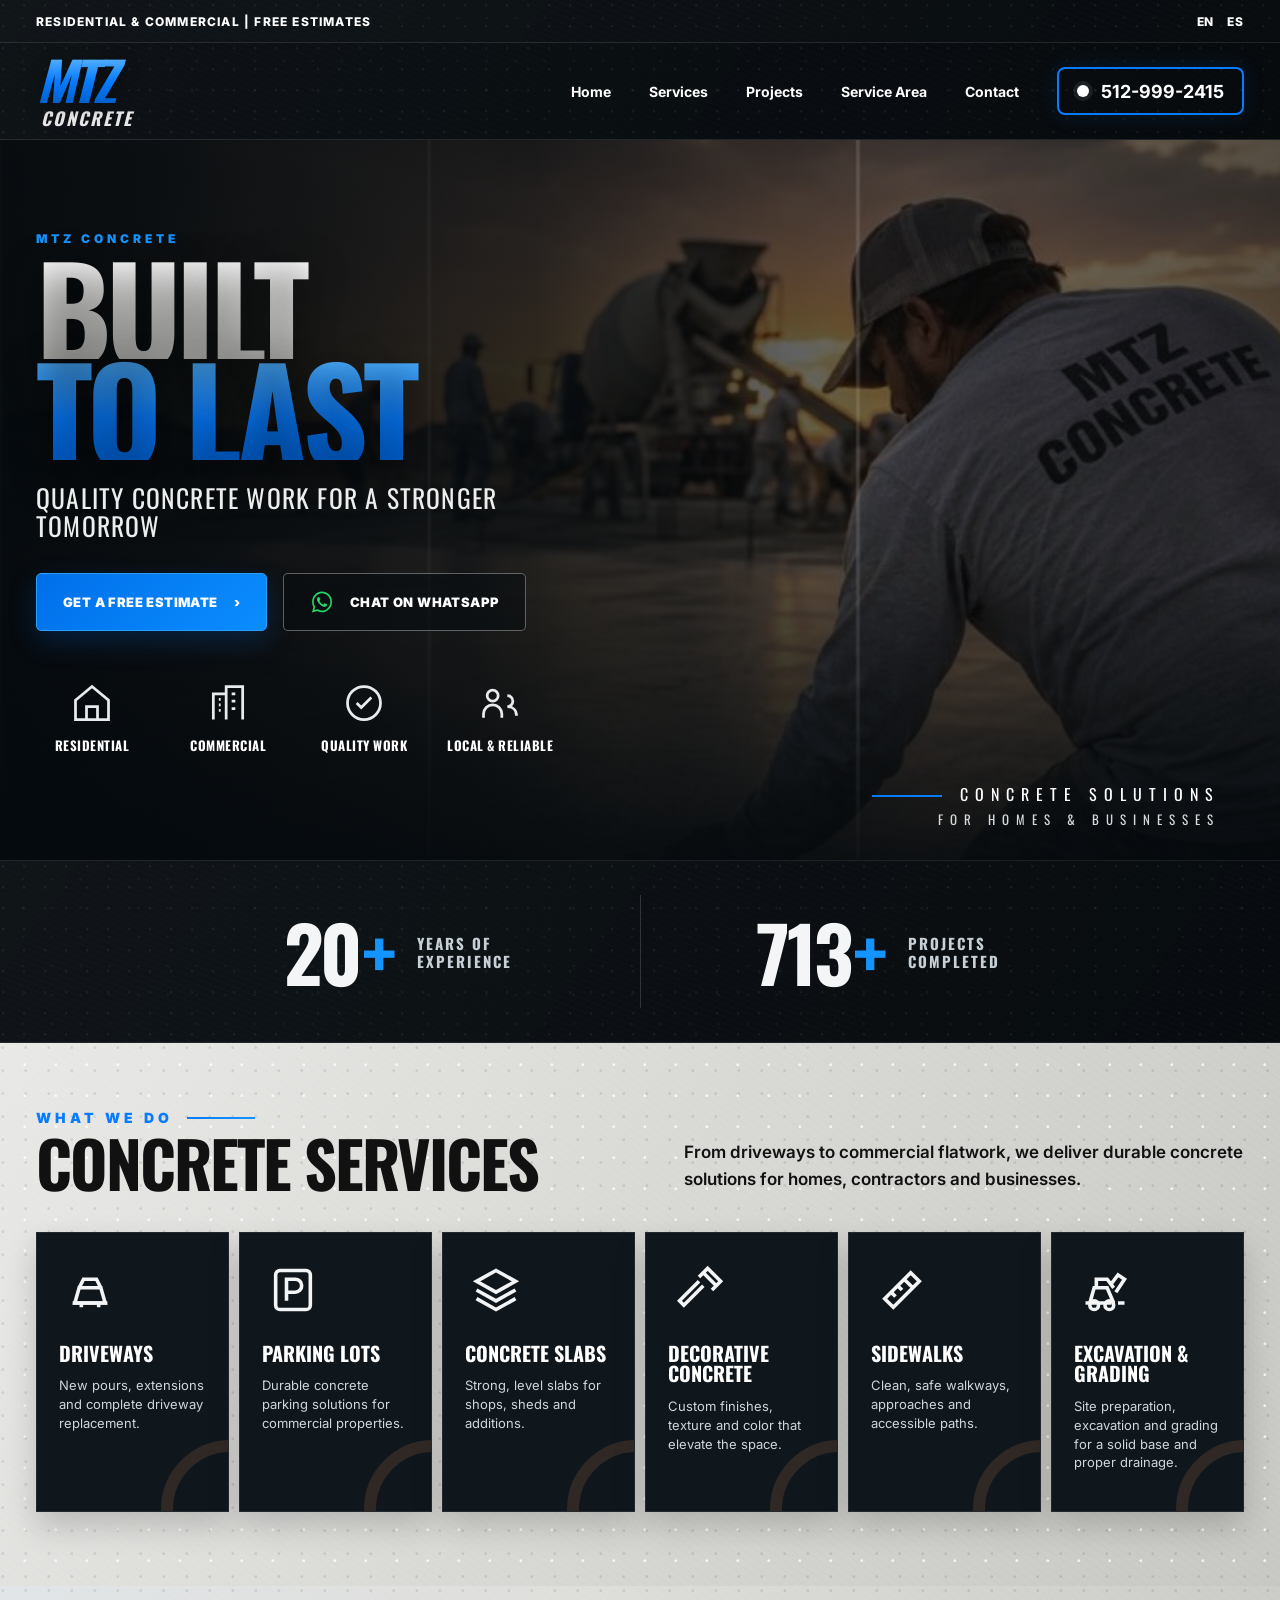
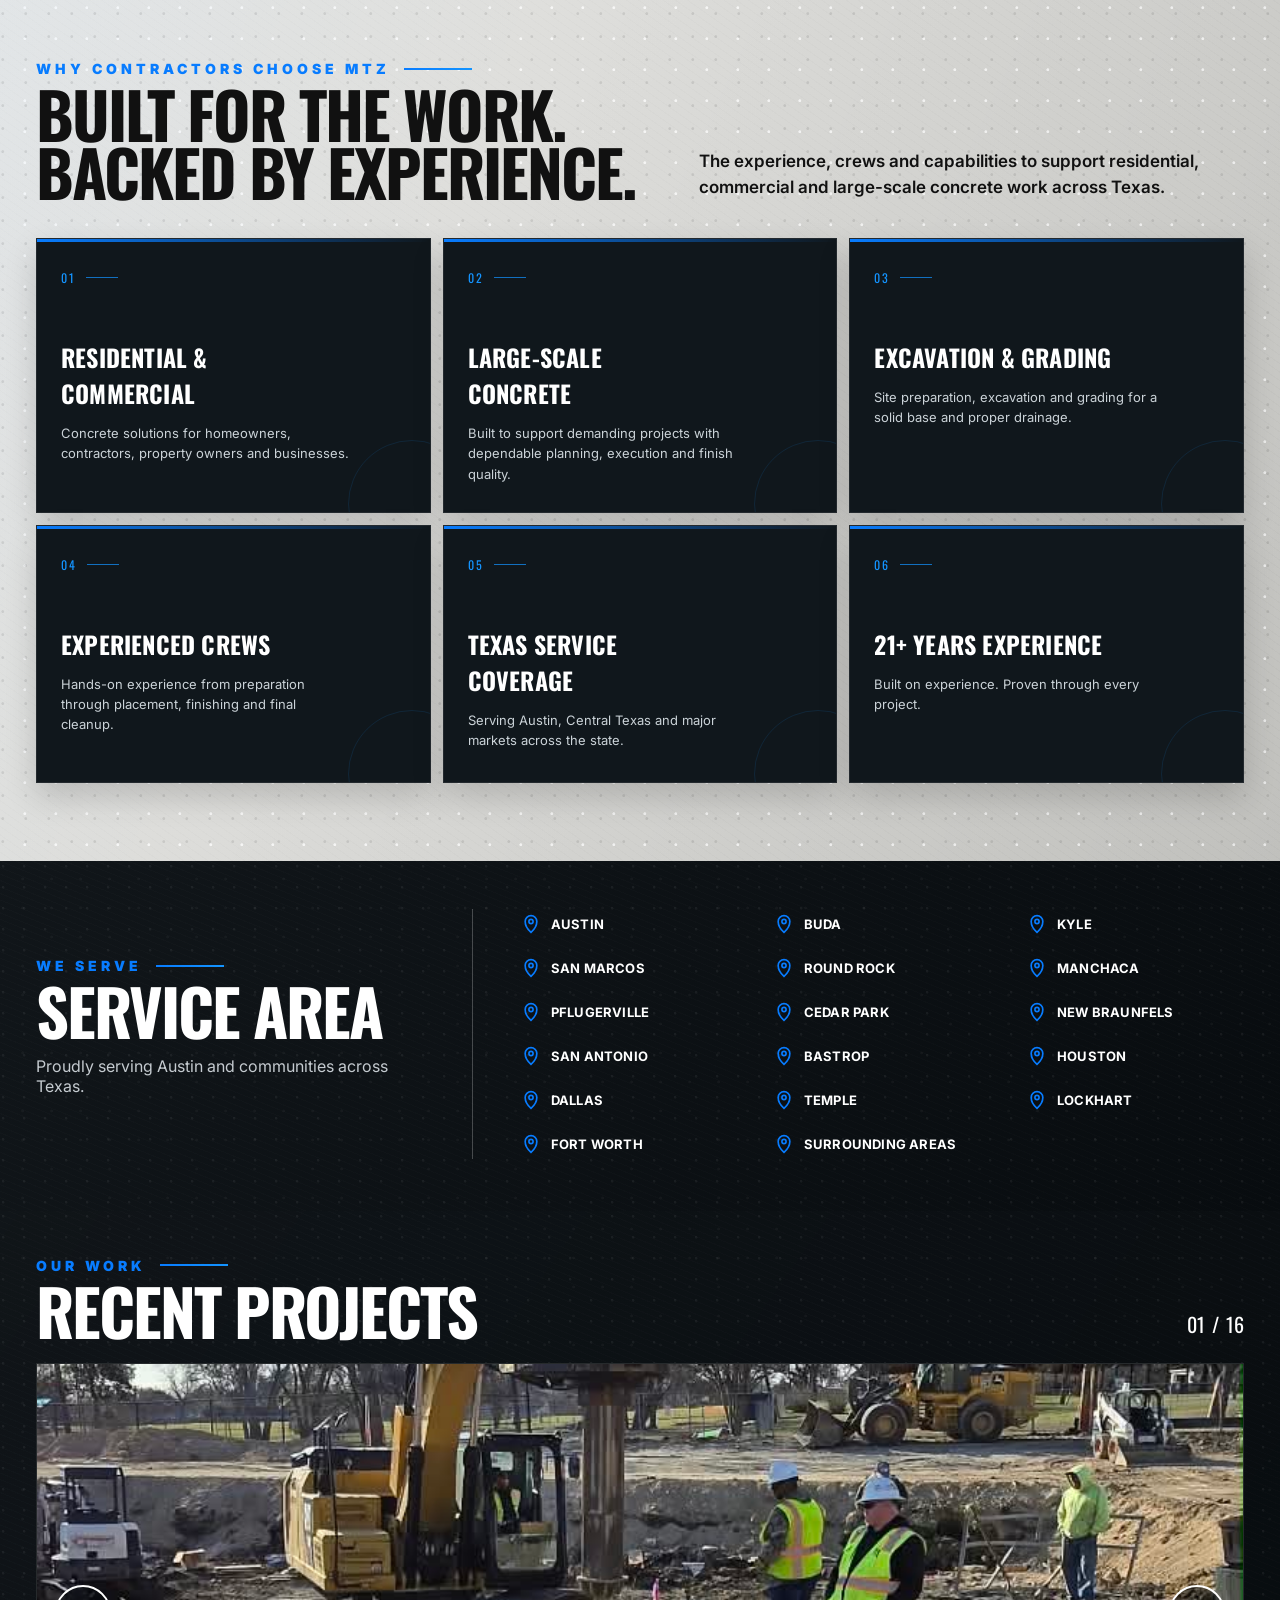
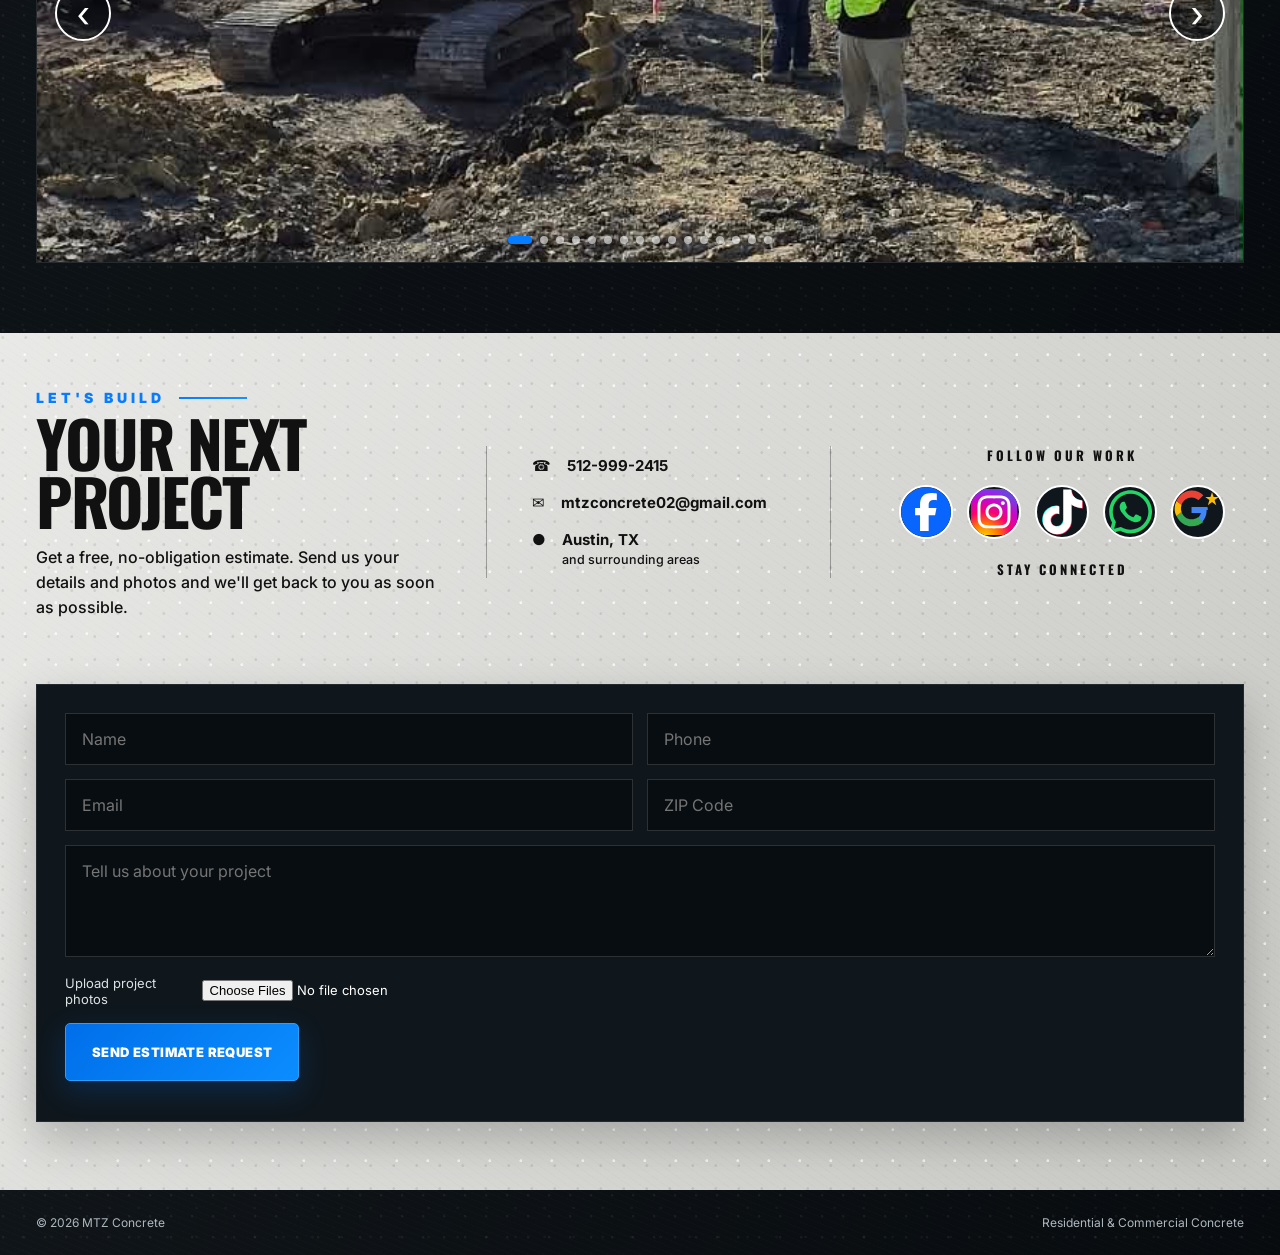
<file: index.html>
<!doctype html>
<html lang="en">
<head>
  <meta charset="utf-8">
  <meta name="viewport" content="width=device-width, initial-scale=1">
  <meta id="metaDescription" name="description" content="MTZ Concrete">
  <title>MTZ Concrete</title>
  <link rel="preconnect" href="https://fonts.googleapis.com">
  <link rel="preconnect" href="https://fonts.gstatic.com" crossorigin>
  <link href="https://fonts.googleapis.com/css2?family=Inter:wght@400;500;600;700;800;900&family=Oswald:wght@500;600;700&display=swap" rel="stylesheet">
  <link rel="stylesheet" href="styles.css">
</head>
<body>
  <div class="top-strip">
    <div class="container top-strip-inner">
      <span id="topStripText"></span>
      <div class="top-langs">
        <button class="top-lang active" data-lang="en">EN</button>
        <span>ES</span>
      </div>
    </div>
  </div>

  <header class="site-header">
    <div class="container nav">
      <a class="brand" href="#home">
        <span class="brand-main">MTZ</span>
        <span class="brand-sub">CONCRETE</span>
      </a>
      <nav class="desktop-nav" id="desktopNav"></nav>
      <a class="nav-phone" id="navPhone" href="#"><span class="phone-mark">●</span><strong id="navPhoneText"></strong></a>
      <button class="menu-button" id="menuButton" type="button" aria-label="Open menu"><span></span><span></span><span></span></button>
    </div>
    <div class="mobile-menu" id="mobileMenu"><div class="container mobile-menu-inner" id="mobileNav"></div></div>
  </header>

  <main>
    <section class="hero" id="home">
      <div class="hero-bg"></div>
      <div class="hero-overlay"></div>
      <div class="container hero-content">
        <div class="hero-copy">
          <div class="hero-kicker" id="heroEyebrow"></div>
          <h1><span id="heroTitleLine1"></span><span id="heroTitleLine2"></span></h1>
          <p class="hero-lead" id="heroLead"></p>
          <div class="hero-actions">
            <a class="btn btn-primary" href="#estimate"><span id="heroEstimateButton"></span><span>›</span></a>
            <a class="btn btn-outline" id="heroWhatsapp" href="#"><img src="whatsapp.svg" alt=""><span id="heroWhatsappButton"></span></a>
          </div>
          <div class="hero-trust" id="heroTrust"></div>
        </div>
        <div class="hero-side-copy">CONCRETE SOLUTIONS<br><span>FOR HOMES &amp; BUSINESSES</span></div>
      </div>
    </section>

    <section class="stats cement-darker" id="stats">
      <div class="container stats-grid">
        <div class="stat-item">
          <div class="stat-number"><span class="count-up" data-target="21">0</span><span class="stat-plus">+</span></div>
          <div class="stat-label" data-stat-label="experience">YEARS OF EXPERIENCE</div>
        </div>
        <div class="stat-item">
          <div class="stat-number"><span class="count-up" data-target="800">0</span><span class="stat-plus">+</span></div>
          <div class="stat-label" data-stat-label="projects">PROJECTS COMPLETED</div>
        </div>
      </div>
    </section>

    <section class="services cement-light" id="services">
      <div class="container">
        <div class="services-heading">
          <div>
            <div class="eyebrow" id="servicesEyebrow"></div>
            <h2 id="servicesTitle"></h2>
          </div>
          <p id="servicesLead"></p>
        </div>
        <div class="service-cards" id="servicesGrid"></div>
      </div>
    </section>


    <section class="why-mtz cement-light" id="why-mtz">
      <div class="container">
        <div class="why-heading reveal">
          <div>
            <div class="eyebrow" id="whyEyebrow"></div>
            <h2 id="whyTitle"></h2>
          </div>
          <p id="whyLead"></p>
        </div>
        <div class="why-grid" id="whyGrid"></div>
      </div>
    </section>

    <section class="service-area cement-dark" id="service-area">
      <div class="container area-layout">
        <div class="area-heading">
          <div class="eyebrow" id="areaEyebrow"></div>
          <h2 id="areaTitle"></h2>
          <p id="areaLead"></p>
        </div>
        <div class="area-list" id="areaList"></div>
      </div>
    </section>

    <section class="projects cement-darker" id="projects">
      <div class="container">
        <div class="projects-heading">
          <div>
            <div class="eyebrow" id="galleryEyebrow"></div>
            <h2 id="galleryTitle"></h2>
          </div>
          <div class="project-counter"><span id="projectCurrent">01</span><span>/</span><span id="projectTotal">16</span></div>
        </div>
        <div class="project-slider" id="projectSlider">
          <div class="project-slides" id="projectSlides"></div>
          <button class="project-arrow prev" id="projectPrev" type="button" aria-label="Previous project">‹</button>
          <button class="project-arrow next" id="projectNext" type="button" aria-label="Next project">›</button>
          <div class="project-dots" id="projectDots"></div>
        </div>
      </div>
    </section>

    <section class="estimate cement-light" id="estimate">
      <div class="container estimate-layout">
        <div class="estimate-copy">
          <div class="eyebrow">LET'S BUILD</div>
          <h2 id="estimateHeading">YOUR NEXT PROJECT</h2>
          <p>Get a free, no-obligation estimate. Send us your details and photos and we'll get back to you as soon as possible.</p>
        </div>
        <div class="contact-details">
          <a id="estimatePhone" href="#"><span>☎</span><strong id="estimatePhoneText"></strong></a>
          <a id="estimateEmail" href="#"><span>✉</span><strong id="estimateEmailText"></strong></a>
          <div><span>●</span><strong>Austin, TX<br><small>and surrounding areas</small></strong></div>
        </div>
        <div class="follow-work">
          <div class="follow-title">FOLLOW OUR WORK</div>
          <div class="social-icons" id="socialIcons"></div>
          <div class="stay-connected">STAY CONNECTED</div>
        </div>
      </div>
      <div class="container estimate-form-wrap">
        <form class="estimate-form" id="estimateForm">
          <div class="field-row"><input type="text" name="name" placeholder="Name" required><input type="tel" name="phone" placeholder="Phone" required></div>
          <div class="field-row"><input type="email" name="email" placeholder="Email"><input type="text" name="zip" placeholder="ZIP Code"></div>
          <textarea name="details" rows="4" placeholder="Tell us about your project"></textarea>
          <label class="upload-field"><span>Upload project photos</span><input type="file" name="photos" accept="image/*" multiple></label>
          <button type="submit" class="btn btn-primary">SEND ESTIMATE REQUEST</button>
          <p class="form-note" id="formNote"></p>
        </form>
      </div>
    </section>
  </main>

  <footer class="footer cement-darker">
    <div class="container footer-inner"><span>© <span id="year"></span> MTZ Concrete</span><span>Residential &amp; Commercial Concrete</span></div>
  </footer>

  <script src="site-config.js"></script>
  <script src="script.js"></script>
</body>
</html>
</file>
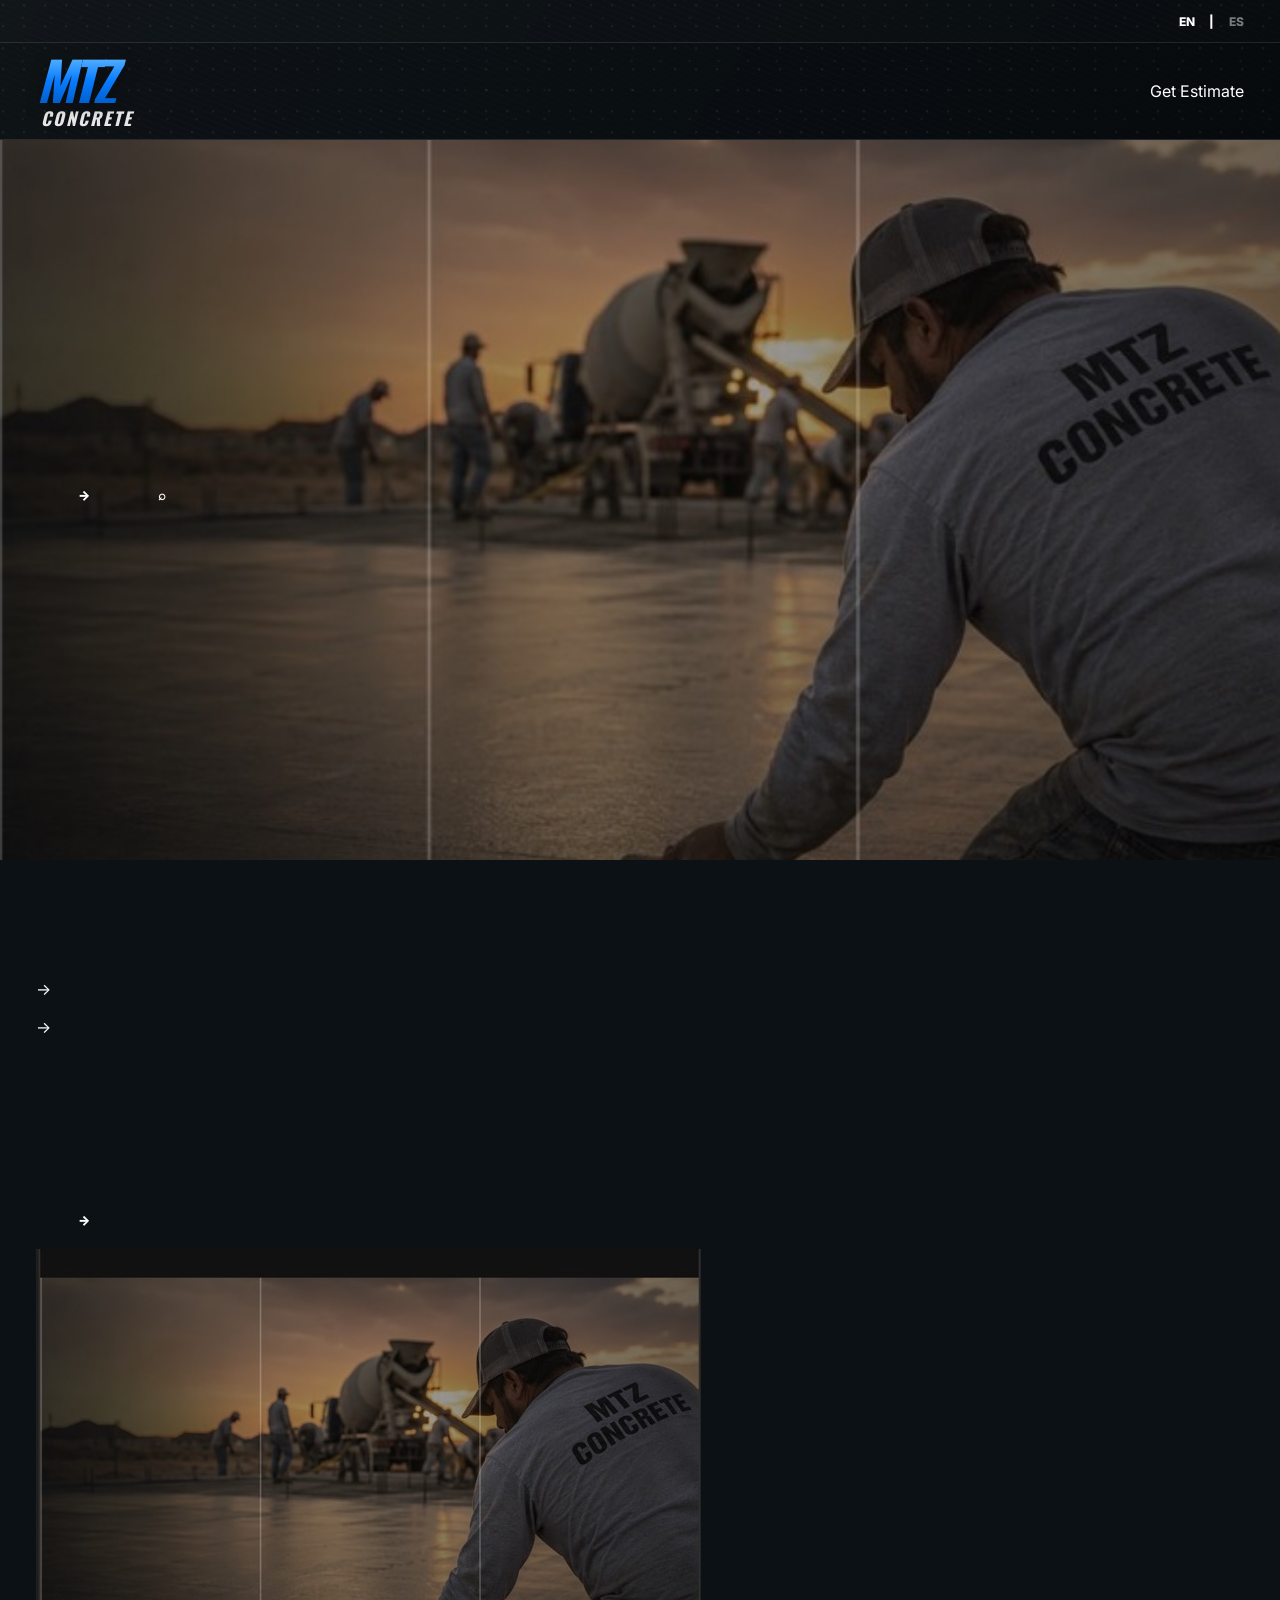
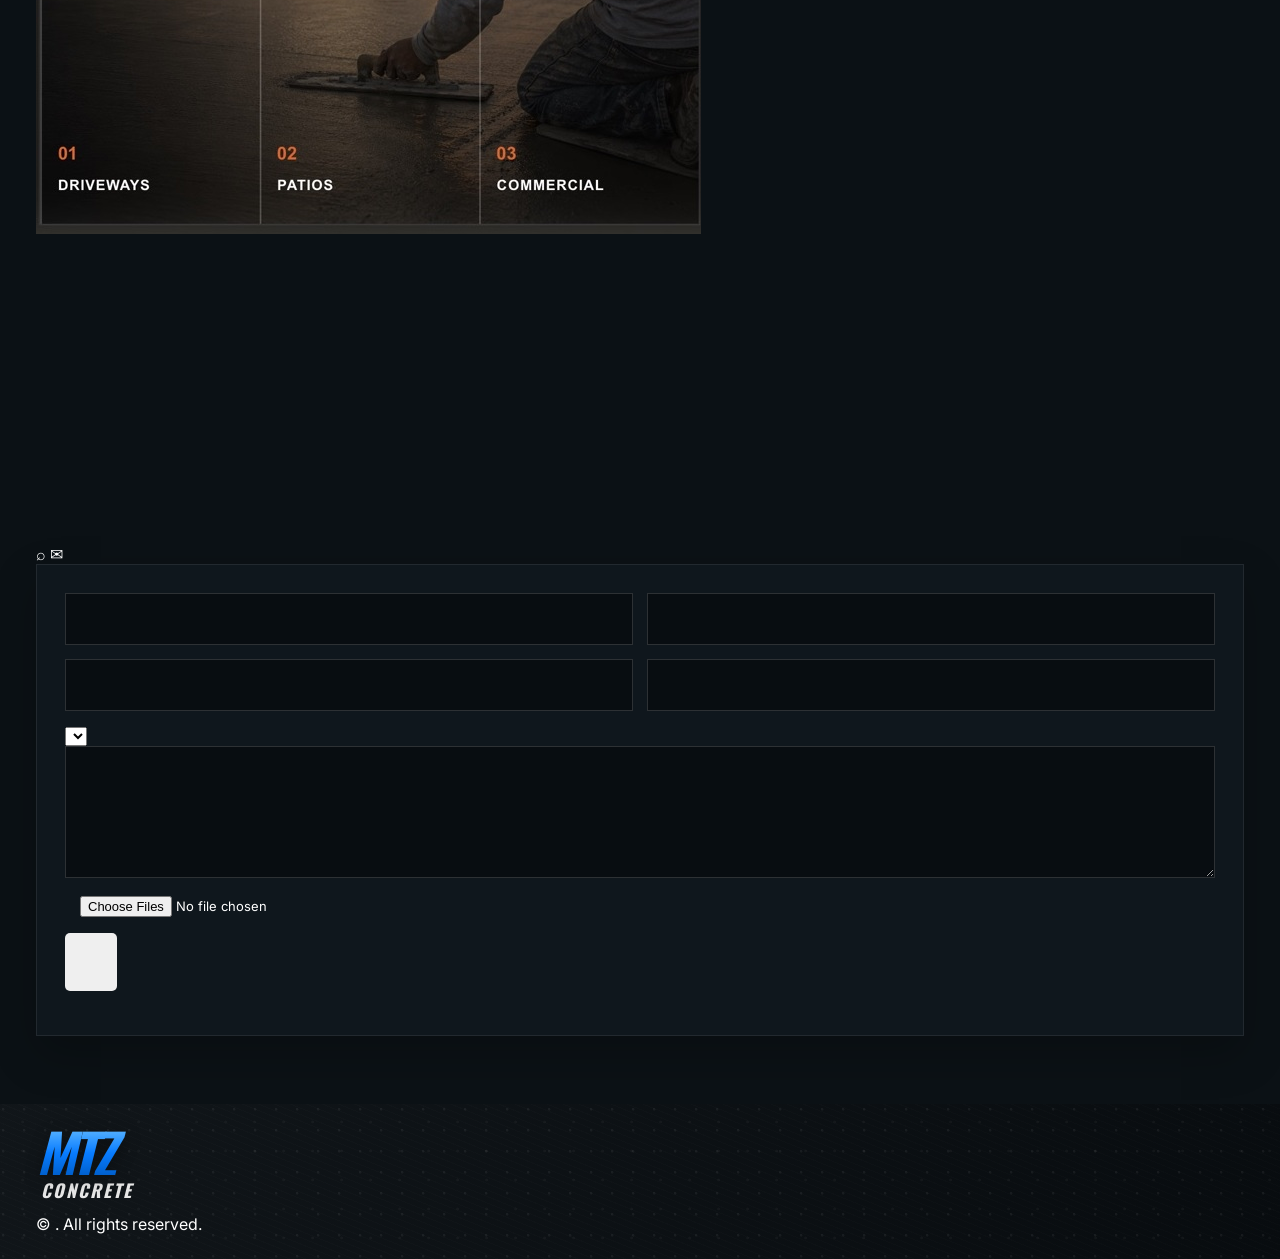
<file: index (2).html>
<!doctype html>
<html lang="en">
<head>
  <meta charset="utf-8">
  <meta name="viewport" content="width=device-width, initial-scale=1">
  <meta id="metaDescription" name="description" content="MTZ Concrete">
  <title>MTZ Concrete</title>

  <link rel="preconnect" href="https://fonts.googleapis.com">
  <link rel="preconnect" href="https://fonts.gstatic.com" crossorigin>
  <link href="https://fonts.googleapis.com/css2?family=Inter:wght@400;500;600;700;800;900&family=Oswald:wght@500;600;700&display=swap" rel="stylesheet">

  <link rel="stylesheet" href="styles.css">
</head>

<body>
  <!-- ============================================================
       TOP STRIP
       ============================================================ -->
  <div class="top-strip" data-section="topStrip">
    <div class="container top-strip-inner">
      <span id="topStripText"></span>
      <div class="top-langs">
        <button class="top-lang active" data-lang="en">EN</button>
        <span>|</span>
        <button class="top-lang" data-lang="es">ES</button>
      </div>
    </div>
  </div>

  <!-- ============================================================
       NAV
       ============================================================ -->
  <header class="site-header">
    <div class="container nav">
      <a class="brand" href="#home">
        <span class="brand-main" id="brandMain">MTZ</span>
        <span class="brand-sub" id="brandSub">CONCRETE</span>
      </a>

      <nav class="desktop-nav" id="desktopNav"></nav>

      <a class="nav-cta" id="navCall" href="#estimate">Get Estimate</a>

      <button class="menu-button" id="menuButton" type="button" aria-label="Open menu">
        <span></span><span></span><span></span>
      </button>
    </div>

    <div class="mobile-menu" id="mobileMenu">
      <div class="container mobile-menu-inner" id="mobileNav"></div>
    </div>
  </header>

  <main>
    <!-- ============================================================
         HERO
         ============================================================ -->
    <section class="hero" id="home" data-section="hero">
      <div class="hero-bg"></div>
      <div class="hero-shade"></div>

      <div class="container hero-content">
        <div class="hero-copy">
          <div class="eyebrow" id="heroEyebrow"></div>
          <h1 id="heroTitle"></h1>
          <p id="heroLead" class="hero-lead"></p>

          <div class="hero-actions">
            <a class="btn btn-orange" href="#estimate">
              <span id="heroEstimateButton"></span>
              <span class="arrow">→</span>
            </a>
            <a class="btn btn-dark-outline" id="heroPhoneButton" href="#">
              <span class="phone-icon">⌕</span>
              <span id="heroPhoneText"></span>
            </a>
          </div>

          <div class="hero-trust" id="heroTrust"></div>
        </div>
      </div>
    </section>

    <!-- ============================================================
         SERVICES
         ============================================================ -->
    <section class="services section-cream" id="services" data-section="services">
      <div class="container">
        <div class="center-heading">
          <div class="eyebrow eyebrow-dark" id="servicesEyebrow"></div>
          <h2 id="servicesTitle"></h2>
          <p id="servicesLead"></p>
        </div>

        <div class="service-cards" id="servicesGrid"></div>

        <div class="service-split">
          <article class="split-card split-dark">
            <div class="split-icon" data-icon="house"></div>
            <div>
              <h3 id="residentialTitle"></h3>
              <p id="residentialText"></p>
              <a href="#estimate" class="text-link">
                <span id="residentialButton"></span><span>→</span>
              </a>
            </div>
          </article>

          <article class="split-card split-orange">
            <div class="split-icon white-icon" data-icon="building"></div>
            <div>
              <h3 id="commercialTitle"></h3>
              <p id="commercialText"></p>
              <a href="#estimate" class="text-link">
                <span id="commercialButton"></span><span>→</span>
              </a>
            </div>
          </article>
        </div>
      </div>
    </section>

    <!-- ============================================================
         STANDARD
         ============================================================ -->
    <section class="standard section-black" data-section="standard">
      <div class="container">
        <div class="center-heading dark-heading">
          <div class="eyebrow" id="standardEyebrow"></div>
          <h2 id="standardTitle"></h2>
        </div>

        <div class="standard-grid" id="standardGrid"></div>
      </div>
    </section>

    <!-- ============================================================
         GALLERY
         ============================================================ -->
    <section class="gallery-section" id="projects" data-section="projects">
      <div class="container">
        <article class="gallery-card">
          <div class="gallery-copy">
            <div class="eyebrow" id="galleryEyebrow"></div>
            <h2 id="galleryTitle"></h2>
            <p id="galleryLead"></p>
            <a href="#estimate" class="btn btn-white-outline">
              <span id="galleryButton"></span><span>→</span>
            </a>
          </div>

          <img
            src="mtz-project-gallery.jpg"
            alt="MTZ Concrete project"
            class="gallery-image"
          >
        </article>
      </div>
    </section>

    <!-- ============================================================
         PROCESS
         ============================================================ -->
    <section class="process section-cream" data-section="process">
      <div class="container">
        <div class="center-heading">
          <div class="eyebrow eyebrow-dark" id="processEyebrow"></div>
          <h2 id="processTitle"></h2>
        </div>

        <div class="process-grid" id="processGrid"></div>
      </div>
    </section>

    <!-- ============================================================
         SOCIAL
         ============================================================ -->
    <section class="social section-cream" id="social" data-section="social">
      <div class="social-rings"></div>
      <div class="container">
        <div class="social-heading">
          <div class="eyebrow eyebrow-dark" id="socialEyebrow"></div>
          <h2 id="socialTitle"></h2>
          <p id="socialLead"></p>
        </div>

        <div class="social-grid" id="socialGrid"></div>
      </div>
    </section>

    <!-- ============================================================
         SERVICE AREA
         ============================================================ -->
    <section class="service-area" id="service-area" data-section="serviceArea">
      <div class="container">
        <div class="area-heading">
          <div class="eyebrow light-eyebrow" id="areaEyebrow"></div>
          <h2 id="areaTitle"></h2>
          <p id="areaLead"></p>
        </div>

        <div class="area-list" id="areaList"></div>
      </div>
    </section>

    <!-- ============================================================
         ESTIMATE
         ============================================================ -->
    <section class="estimate" id="estimate" data-section="estimate">
      <div class="estimate-orange">
        <div class="container estimate-intro">
          <div class="eyebrow light-eyebrow" id="estimateEyebrow"></div>
          <h2 id="estimateTitle"></h2>
          <p id="estimateLead"></p>

          <div class="estimate-benefits" id="estimateBenefits"></div>

          <div class="estimate-contact">
            <a id="estimatePhone" href="#"><span>⌕</span><strong id="estimatePhoneText"></strong></a>
            <a id="estimateEmail" href="#"><span>✉</span><strong id="estimateEmailText"></strong></a>
          </div>
        </div>
      </div>

      <div class="estimate-black">
        <div class="container">
          <form class="estimate-form" id="estimateForm">
            <div class="field-row">
              <label>
                <span data-label="name"></span>
                <input type="text" name="name" required>
              </label>
              <label>
                <span data-label="phone"></span>
                <input type="tel" name="phone" required>
              </label>
            </div>

            <div class="field-row">
              <label>
                <span data-label="email"></span>
                <input type="email" name="email">
              </label>
              <label>
                <span data-label="zip"></span>
                <input type="text" name="zip" inputmode="numeric">
              </label>
            </div>

            <label>
              <span data-label="projectType"></span>
              <select name="projectType" id="projectTypeSelect"></select>
            </label>

            <label>
              <span data-label="details"></span>
              <textarea name="details" rows="5"></textarea>
            </label>

            <label class="upload-field">
              <span data-label="photos"></span>
              <input type="file" name="photos" accept="image/*" multiple>
            </label>

            <button type="submit" class="btn btn-orange btn-submit" id="estimateSubmit"></button>
            <p class="form-note" id="formNote"></p>
          </form>
        </div>
      </div>
    </section>
  </main>

  <!-- ============================================================
       FOOTER
       ============================================================ -->
  <footer class="footer" data-section="footer">
    <div class="container footer-main">
      <div>
        <div class="brand footer-brand">
          <span class="brand-main" id="footerBrandMain">MTZ</span>
          <span class="brand-sub" id="footerBrandSub">CONCRETE</span>
        </div>
        <p id="footerTagline"></p>
      </div>

      <div class="footer-links">
        <a id="footerPhone" href="#"></a>
        <a id="footerEmail" href="#"></a>
      </div>
    </div>

    <div class="container footer-bottom">
      © <span id="year"></span> <span id="copyrightName"></span>. All rights reserved.
    </div>
  </footer>

  <script src="site-config.js"></script>
  <script src="script.js"></script>
</body>
</html>
</file>
<file: styles.css>
:root{
  --blue:#087cff;
  --blue2:#1494ff;
  --ink:#0a0f13;
  --ink2:#11191f;
  --ink3:#17232c;
  --concrete:#d7d7d3;
  --concrete2:#c5c5c0;
  --white:#fff;
  --muted:#aeb7bf;
  --container:1440px;
}
*{box-sizing:border-box}html{scroll-behavior:smooth}body{margin:0;font-family:Inter,Arial,sans-serif;background:#0b1115;color:#fff;-webkit-font-smoothing:antialiased}a{color:inherit;text-decoration:none}button,input,textarea{font:inherit}.container{width:min(var(--container),calc(100% - 72px));margin:auto}
.cement-dark,.cement-darker,.site-header,.top-strip,.footer{background-color:var(--ink);background-image:radial-gradient(circle at 15% 25%,rgba(255,255,255,.055) 0 1px,transparent 1.6px),radial-gradient(circle at 78% 62%,rgba(255,255,255,.035) 0 1px,transparent 1.7px),linear-gradient(125deg,rgba(255,255,255,.028),rgba(0,0,0,.2)),repeating-linear-gradient(22deg,rgba(255,255,255,.012) 0 1px,transparent 1px 6px);background-size:21px 21px,29px 29px,100% 100%,auto}.cement-darker{background-color:#090e12}.cement-light{color:#111;background-color:var(--concrete);background-image:radial-gradient(circle at 12% 20%,rgba(0,0,0,.09) 0 1px,transparent 1.8px),radial-gradient(circle at 80% 70%,rgba(255,255,255,.75) 0 1px,transparent 1.8px),linear-gradient(120deg,rgba(255,255,255,.45),rgba(0,0,0,.07)),repeating-linear-gradient(35deg,rgba(0,0,0,.018) 0 1px,transparent 1px 7px);background-size:23px 23px,31px 31px,100% 100%,auto}
.top-strip{border-bottom:1px solid rgba(255,255,255,.1)}.top-strip-inner{min-height:42px;display:flex;justify-content:space-between;align-items:center;font-size:12px;font-weight:800;letter-spacing:1.2px}.top-langs{display:flex;gap:14px;align-items:center}.top-lang{border:0;background:none;color:#fff;font-weight:800;cursor:pointer;opacity:.45;padding:0}.top-lang.active{opacity:1}.site-header{position:sticky;top:0;z-index:50;background-color:rgba(8,13,17,.96);backdrop-filter:blur(12px);border-bottom:1px solid rgba(255,255,255,.1)}.nav{height:96px;display:flex;align-items:center;gap:38px}.brand{display:flex;flex-direction:column;line-height:.82;min-width:172px}.brand-main{font-family:Oswald,sans-serif;font-style:italic;font-size:56px;font-weight:700;letter-spacing:-4px;background:linear-gradient(#57b2ff,#087cff 52%,#0060ce);-webkit-background-clip:text;color:transparent;filter:drop-shadow(0 4px 8px rgba(0,0,0,.35))}.brand-sub{font-family:Oswald,sans-serif;font-size:18px;font-style:italic;font-weight:700;letter-spacing:2px;color:#e7e7e7;margin-left:5px;margin-top:8px}.desktop-nav{margin-left:auto;display:flex;gap:38px;align-items:center}.desktop-nav a{font-size:14px;font-weight:700;transition:.2s}.desktop-nav a:hover{color:var(--blue2)}.nav-phone{height:48px;padding:0 18px;border:2px solid var(--blue);border-radius:8px;display:flex;align-items:center;gap:12px;font-size:18px;box-shadow:0 0 22px rgba(8,124,255,.13)}.phone-mark{width:12px;height:12px;border-radius:50%;background:#fff;color:transparent;box-shadow:0 0 0 4px rgba(255,255,255,.08)}.menu-button{display:none;margin-left:auto;width:52px;height:52px;border:1px solid rgba(255,255,255,.25);background:transparent;border-radius:6px}.menu-button span{display:block;width:24px;height:2px;background:#fff;margin:5px auto}.mobile-menu{display:none;background:#0a1014;border-top:1px solid rgba(255,255,255,.1)}.mobile-menu.open{display:block}.mobile-menu-inner{display:flex;flex-direction:column;padding:12px 0 22px}.mobile-menu a{padding:14px 0;border-bottom:1px solid rgba(255,255,255,.08);font-weight:700}
.hero{position:relative;min-height:720px;overflow:hidden}.hero-bg,.hero-overlay{position:absolute;inset:0}.hero-bg{background-image:url("mtz-hero.jpg");background-size:cover;background-position:center 56%;transform:scale(1.015)}.hero-overlay{background:linear-gradient(90deg,rgba(5,10,14,.94) 0%,rgba(5,10,14,.72) 42%,rgba(5,10,14,.18) 72%,rgba(5,10,14,.2) 100%),linear-gradient(0deg,rgba(5,10,14,.86) 0%,transparent 42%)}.hero-content{position:relative;min-height:720px;display:flex;align-items:center;padding-top:72px;padding-bottom:86px}.hero-copy{max-width:790px}.hero-kicker{font-size:12px;font-weight:900;letter-spacing:4px;color:var(--blue2);margin-bottom:12px}.hero h1{font-family:Oswald,sans-serif;margin:0;text-transform:uppercase;font-size:clamp(88px,10vw,155px);line-height:.79;letter-spacing:-5px;text-shadow:0 10px 40px rgba(0,0,0,.45)}.hero h1 span{display:block}.hero h1 span:first-child{color:#f0f0ee;background-image:linear-gradient(#fff,#bfbfbc);-webkit-background-clip:text;color:transparent}.hero h1 span:last-child{color:var(--blue);background-image:linear-gradient(#4eb0ff,#087cff 60%,#0064d9);-webkit-background-clip:text;color:transparent}.hero-lead{font-family:Oswald,sans-serif;font-size:clamp(22px,2vw,31px);line-height:1.08;max-width:520px;margin:24px 0 34px;letter-spacing:1.2px;color:#eceeed}.hero-actions{display:flex;gap:16px;flex-wrap:wrap}.btn{min-height:58px;padding:0 26px;border-radius:5px;display:inline-flex;align-items:center;justify-content:center;gap:16px;font-weight:900;font-size:13px;letter-spacing:.4px;border:0;cursor:pointer}.btn-primary{background:linear-gradient(135deg,#006fe9,#0b8dff);color:#fff;border:1px solid #29a0ff;box-shadow:0 10px 28px rgba(0,103,226,.23)}.btn-outline{background:rgba(7,13,17,.58);border:1px solid rgba(255,255,255,.34);color:#fff}.btn-outline img{width:24px;height:24px;object-fit:contain}.hero-trust{margin-top:50px;display:grid;grid-template-columns:repeat(4,1fr);max-width:700px;gap:24px}.hero-trust>div{text-align:center}.trust-icon{width:44px;height:44px;display:block;margin:0 auto 10px;color:#e7ebee}.trust-icon svg{width:100%;height:100%;fill:none;stroke:currentColor;stroke-width:1.5}.hero-trust strong{font-family:Oswald,sans-serif;font-size:13px;letter-spacing:.5px}.hero-side-copy{position:absolute;right:2%;bottom:30px;text-align:right;font-family:Oswald,sans-serif;letter-spacing:7px;font-size:16px}.hero-side-copy:before{content:"";display:inline-block;width:70px;height:2px;background:var(--blue);margin-right:18px;vertical-align:middle}.hero-side-copy span{font-size:13px;color:#d5d9dc}
.stats{padding:34px 0;border-top:1px solid rgba(255,255,255,.08);border-bottom:1px solid rgba(255,255,255,.08)}.stats-grid{display:grid;grid-template-columns:repeat(2,1fr);gap:0;max-width:980px}.stat-item{padding:26px 48px;display:flex;align-items:center;justify-content:center;gap:24px;position:relative}.stat-item+ .stat-item{border-left:1px solid rgba(255,255,255,.16)}.stat-number{font-family:Oswald,sans-serif;font-size:clamp(58px,6vw,92px);font-weight:700;line-height:.8;letter-spacing:-3px;color:#f3f5f6;min-width:190px;text-align:right}.stat-plus{color:var(--blue2);margin-left:3px}.stat-label{font-family:Oswald,sans-serif;font-size:15px;font-weight:700;line-height:1.2;letter-spacing:2px;color:#c7d0d6;max-width:170px}.services{padding:64px 0 74px}.services-heading{display:grid;grid-template-columns:1.05fr 1fr;gap:60px;align-items:end;margin-bottom:40px}.eyebrow{color:var(--blue);font-size:14px;font-weight:900;letter-spacing:4px;text-transform:uppercase}.services h2,.service-area h2,.projects h2,.estimate h2{font-family:Oswald,sans-serif;text-transform:uppercase;margin:7px 0 0;font-size:clamp(44px,5vw,72px);line-height:.9;letter-spacing:-2px}.services-heading p{margin:0;max-width:620px;font-size:17px;line-height:1.55;font-weight:600}.service-cards{display:grid;grid-template-columns:repeat(6,1fr);gap:10px}.service-card{min-height:280px;background:#10171c;color:#fff;padding:26px 22px 24px;border:1px solid rgba(255,255,255,.08);box-shadow:0 14px 30px rgba(0,0,0,.18);position:relative;overflow:hidden}.service-card:after{content:"";position:absolute;width:115px;height:115px;border:12px solid rgba(101,69,53,.38);border-radius:50%;right:-72px;bottom:-68px}.service-icon{width:62px;height:62px;margin-bottom:22px;display:flex;align-items:center;justify-content:center;color:#f2f4f5}.service-icon svg{width:52px;height:52px;fill:none;stroke:currentColor;stroke-width:1.65}.service-card h3{font-family:Oswald,sans-serif;font-size:20px;line-height:1.02;margin:0 0 13px}.service-card p{font-size:13px;line-height:1.45;color:#d0d6da;margin:0}
.service-area{padding:48px 0 52px}.area-layout{display:grid;grid-template-columns:.9fr 1.9fr;gap:70px;align-items:center}.area-heading p{color:#c5cbd0;font-size:16px}.area-list{display:grid;grid-template-columns:repeat(3,1fr);gap:14px 36px;border-left:1px solid rgba(255,255,255,.24);padding-left:48px}.area-item{display:flex;gap:10px;align-items:center;min-height:30px}.area-item>span{width:20px;height:20px;color:var(--blue)}.area-item svg{width:100%;height:100%;fill:none;stroke:currentColor;stroke-width:2}.area-item strong{font-size:13px;letter-spacing:.2px}
.projects{padding:44px 0 70px}.projects-heading{display:flex;justify-content:space-between;align-items:end;margin-bottom:24px}.project-counter{font-family:Oswald,sans-serif;color:#fff;font-size:20px;display:flex;gap:7px}.project-slider{height:500px;position:relative;overflow:hidden;border:1px solid rgba(255,255,255,.12);background:#080c0f}.project-slides{position:absolute;inset:0}.project-slide{position:absolute;inset:0;margin:0;opacity:0;transform:scale(1.025);transition:opacity .65s ease,transform .85s ease}.project-slide.is-active{opacity:1;transform:scale(1)}.project-slide img{width:100%;height:100%;object-fit:cover;display:block}.project-arrow{position:absolute;z-index:3;top:50%;transform:translateY(-50%);width:56px;height:56px;border-radius:50%;border:2px solid #fff;background:rgba(4,9,12,.55);color:#fff;font-size:38px;line-height:1;cursor:pointer}.project-arrow.prev{left:18px}.project-arrow.next{right:18px}.project-dots{position:absolute;z-index:3;bottom:18px;left:50%;transform:translateX(-50%);display:flex;gap:8px}.project-dot{width:8px;height:8px;border-radius:20px;border:0;background:rgba(255,255,255,.58);padding:0;transition:.2s}.project-dot.is-active{width:24px;background:var(--blue)}
.estimate{padding:54px 0 68px}.estimate-layout{display:grid;grid-template-columns:1.1fr .95fr 1fr;gap:50px;align-items:center}.estimate-copy p{max-width:520px;line-height:1.55;font-weight:500}.contact-details{border-left:1px solid rgba(0,0,0,.3);border-right:1px solid rgba(0,0,0,.3);padding:10px 45px;display:flex;flex-direction:column;gap:18px}.contact-details a,.contact-details div{display:flex;align-items:flex-start;gap:16px;font-size:15px}.contact-details small{font-weight:500}.follow-work{text-align:center}.follow-title,.stay-connected{font-family:Oswald,sans-serif;font-weight:700;letter-spacing:3px;font-size:13px}.social-icons{display:flex;justify-content:center;gap:14px;margin:20px 0}.social-icon{width:54px;height:54px;border-radius:50%;display:flex;align-items:center;justify-content:center;background:#10171c;border:2px solid #fff;overflow:hidden}.social-icon img{width:100%;height:100%;object-fit:contain}.estimate-form-wrap{margin-top:48px}.estimate-form{background:#0f171d;padding:28px;border:1px solid rgba(255,255,255,.08);box-shadow:0 18px 42px rgba(0,0,0,.22)}.field-row{display:grid;grid-template-columns:1fr 1fr;gap:14px}.estimate-form input,.estimate-form textarea{width:100%;background:#080d11;border:1px solid rgba(255,255,255,.15);color:#fff;padding:15px 16px;outline:none;margin-bottom:14px}.estimate-form input:focus,.estimate-form textarea:focus{border-color:var(--blue)}.upload-field{display:flex;align-items:center;gap:15px;color:#dce1e4;font-size:13px;margin-bottom:16px}.upload-field input{margin:0;background:transparent;border:0;padding:0}.form-note{color:#c9d2d8;font-size:12px;margin-bottom:0}.footer{padding:25px 0}.footer-inner{display:flex;justify-content:space-between;color:#aeb8bf;font-size:12px}
@media(max-width:1100px){.container{width:min(100% - 42px,var(--container))}.desktop-nav{display:none}.nav-phone{margin-left:auto}.menu-button{display:block;margin-left:0}.hero-trust{grid-template-columns:repeat(2,1fr);max-width:440px}.service-cards{grid-template-columns:repeat(3,1fr)}.area-layout{grid-template-columns:1fr}.area-list{border-left:0;padding-left:0;grid-template-columns:repeat(3,1fr)}.estimate-layout{grid-template-columns:1fr 1fr}.follow-work{grid-column:1/-1}.hero-side-copy{display:none}}
@media(max-width:760px){.stats{padding:22px 0}.stats-grid{grid-template-columns:1fr 1fr;width:min(100% - 20px,var(--container))}.stat-item{padding:20px 10px;gap:8px;flex-direction:column}.stat-item+ .stat-item{border-left:1px solid rgba(255,255,255,.14)}.stat-number{min-width:0;text-align:center;font-size:54px;letter-spacing:-2px}.stat-label{text-align:center;font-size:10px;letter-spacing:1.2px;max-width:130px}.container{width:min(100% - 28px,var(--container))}.top-strip-inner{min-height:36px;font-size:9px;letter-spacing:.7px}.nav{height:76px;gap:12px}.brand{min-width:108px}.brand-main{font-size:38px;letter-spacing:-2px}.brand-sub{font-size:11px;letter-spacing:1.2px;margin-top:6px}.nav-phone{display:none}.menu-button{width:46px;height:46px}.hero,.hero-content{min-height:660px}.hero-bg{background-position:62% center}.hero-overlay{background:linear-gradient(90deg,rgba(5,10,14,.94),rgba(5,10,14,.68)),linear-gradient(0deg,rgba(5,10,14,.92),transparent 52%)}.hero-content{align-items:flex-end;padding-top:90px;padding-bottom:44px}.hero h1{font-size:clamp(74px,23vw,112px);letter-spacing:-3px}.hero-lead{font-size:19px;max-width:360px;margin:20px 0 24px}.hero-actions{display:grid;grid-template-columns:1fr;gap:10px}.btn{width:100%;min-height:54px}.hero-trust{margin-top:28px;grid-template-columns:repeat(2,1fr);gap:18px 12px}.trust-icon{width:34px;height:34px}.hero-trust strong{font-size:11px}.services{padding:46px 0}.services-heading{grid-template-columns:1fr;gap:18px}.services h2,.service-area h2,.projects h2,.estimate h2{font-size:46px}.services-heading p{font-size:14px}.service-cards{grid-template-columns:1fr 1fr}.service-card{min-height:235px;padding:20px 15px}.service-icon{width:48px;height:48px;margin-bottom:16px}.service-icon svg{width:42px;height:42px}.service-card h3{font-size:17px}.service-card p{font-size:11px}.service-area{padding:42px 0}.area-layout{gap:28px}.area-list{grid-template-columns:1fr 1fr;gap:11px 16px}.area-item strong{font-size:11px}.projects{padding:40px 0 54px}.project-slider{height:390px}.project-slide img{object-fit:contain;background:#070b0e}.project-arrow{width:44px;height:44px;font-size:30px}.project-arrow.prev{left:10px}.project-arrow.next{right:10px}.projects-heading{align-items:flex-start}.project-counter{font-size:15px;margin-top:8px}.estimate{padding:42px 0 54px}.estimate-layout{grid-template-columns:1fr;gap:28px}.contact-details{border-left:0;border-right:0;border-top:1px solid rgba(0,0,0,.25);border-bottom:1px solid rgba(0,0,0,.25);padding:24px 0}.follow-work{grid-column:auto}.social-icons{flex-wrap:wrap}.social-icon{width:50px;height:50px}.estimate-form-wrap{margin-top:34px}.estimate-form{padding:18px}.field-row{grid-template-columns:1fr}.footer-inner{flex-direction:column;gap:8px;text-align:center}}
@media(max-width:430px){.service-cards{grid-template-columns:1fr}.service-card{min-height:200px}.area-list{grid-template-columns:1fr 1fr}.project-slider{height:330px}.hero h1{font-size:78px}.top-langs{gap:7px}}


/* premium motion + why mtz */
.site-header{transition:height .3s ease,background-color .3s ease,box-shadow .3s ease,border-color .3s ease}.site-header.is-scrolled{background-color:rgba(7,12,16,.985);box-shadow:0 14px 38px rgba(0,0,0,.24);border-bottom-color:rgba(20,148,255,.22)}.site-header.is-scrolled .nav{height:82px}.nav{transition:height .3s ease}.btn,.service-card,.why-card,.social-icon,.project-arrow{transition:transform .28s ease,box-shadow .28s ease,border-color .28s ease,background-color .28s ease}.btn:hover{transform:translateY(-3px)}.btn-primary:hover{box-shadow:0 16px 36px rgba(0,103,226,.34)}.btn-outline:hover{border-color:rgba(255,255,255,.7);background:rgba(12,22,29,.78)}.service-card:hover{transform:translateY(-8px);border-color:rgba(20,148,255,.38);box-shadow:0 22px 46px rgba(0,0,0,.27)}.service-card:hover .service-icon{color:var(--blue2);transform:translateY(-2px)}.service-icon{transition:color .28s ease,transform .28s ease}.social-icon:hover{transform:translateY(-4px) scale(1.04);border-color:var(--blue2);box-shadow:0 10px 25px rgba(0,0,0,.18)}.project-arrow:hover{transform:translateY(-50%) scale(1.08);border-color:var(--blue2)}.project-slide.is-active img{animation:projectCinematic 6s ease-out both}@keyframes projectCinematic{from{transform:scale(1.035)}to{transform:scale(1)}}
.reveal-item{opacity:0;transform:translateY(24px);transition:opacity .7s ease var(--reveal-delay,0ms),transform .7s cubic-bezier(.2,.75,.25,1) var(--reveal-delay,0ms)}.reveal-item.is-visible{opacity:1;transform:none}
.why-mtz{padding:72px 0 78px}.why-heading{display:grid;grid-template-columns:1.05fr 1fr;gap:60px;align-items:end;margin-bottom:38px}.why-heading h2{font-family:Oswald,sans-serif;text-transform:uppercase;margin:7px 0 0;font-size:clamp(44px,5vw,72px);line-height:.9;letter-spacing:-2px;max-width:720px}.why-heading p{margin:0;max-width:580px;font-size:17px;line-height:1.55;font-weight:600}.why-grid{display:grid;grid-template-columns:repeat(4,1fr);gap:12px}.why-card{position:relative;min-height:245px;padding:28px 24px;background:#10171c;color:#fff;border:1px solid rgba(255,255,255,.08);overflow:hidden;box-shadow:0 14px 30px rgba(0,0,0,.16)}.why-card:before{content:"";position:absolute;left:0;top:0;width:100%;height:3px;background:linear-gradient(90deg,var(--blue),transparent)}.why-card>span{font-family:Oswald,sans-serif;font-size:12px;letter-spacing:2px;color:var(--blue2)}.why-card h3{font-family:Oswald,sans-serif;font-size:25px;margin:52px 0 12px;letter-spacing:.2px}.why-card p{margin:0;color:#cbd3d8;font-size:13px;line-height:1.55}.why-card:hover{transform:translateY(-7px);border-color:rgba(20,148,255,.38);box-shadow:0 22px 46px rgba(0,0,0,.24)}
@media(max-width:1100px){.why-grid{grid-template-columns:repeat(2,1fr)}}
@media(max-width:760px){.site-header.is-scrolled .nav{height:68px}.why-mtz{padding:48px 0}.why-heading{grid-template-columns:1fr;gap:18px;margin-bottom:28px}.why-heading h2{font-size:46px}.why-heading p{font-size:14px}.why-grid{grid-template-columns:1fr 1fr;gap:9px}.why-card{min-height:210px;padding:20px 16px}.why-card h3{font-size:20px;margin-top:38px}.why-card p{font-size:11px}.reveal-item{transform:translateY(16px)}}
@media(max-width:430px){.why-grid{grid-template-columns:1fr}.why-card{min-height:175px}.why-card h3{margin-top:28px}}
@media(prefers-reduced-motion:reduce){.reveal-item{opacity:1;transform:none;transition:none}.project-slide.is-active img{animation:none}.btn,.service-card,.why-card,.site-header,.nav{transition:none}}


.eyebrow{display:inline-flex;align-items:center;gap:14px}.eyebrow::after{content:"";display:block;width:0;height:2px;background:linear-gradient(90deg,var(--blue),var(--blue2));transition:width .8s cubic-bezier(.2,.75,.25,1)}.reveal-item.is-visible .eyebrow::after,.services-heading.is-visible .eyebrow::after,.projects-heading.is-visible .eyebrow::after,.area-heading.is-visible .eyebrow::after,.estimate-copy.is-visible .eyebrow::after{width:68px}
.btn>span:last-child{transition:transform .24s ease}.btn:hover>span:last-child{transform:translateX(5px)}
.project-slider:hover .project-slide.is-active img{transform:scale(1.025)}.project-slide img{transition:transform 5.5s ease}
.why-mtz{position:relative;overflow:hidden}.why-mtz::before{content:"";position:absolute;inset:0;pointer-events:none;background:linear-gradient(115deg,rgba(8,124,255,.035),transparent 34%,rgba(0,0,0,.045));opacity:.9}.why-mtz .container{position:relative}.why-heading{grid-template-columns:1.05fr .95fr}.why-grid{grid-template-columns:repeat(3,1fr);gap:12px}.why-card{min-height:258px}.why-card>span{display:inline-flex;align-items:center;gap:10px}.why-card>span::after{content:"";width:32px;height:1px;background:rgba(20,148,255,.72)}.why-card h3{font-size:24px;max-width:240px}.why-card p{max-width:290px}.why-card::after{content:"";position:absolute;right:-46px;bottom:-56px;width:126px;height:126px;border:1px solid rgba(20,148,255,.12);border-radius:50%;transition:transform .45s ease,border-color .45s ease}.why-card:hover::after{transform:scale(1.12);border-color:rgba(20,148,255,.26)}
.stat-item{isolation:isolate}.stat-item::after{content:"";position:absolute;inset:14px 22px;border:1px solid transparent;transition:border-color .3s ease,background-color .3s ease;z-index:-1}.stat-item:hover::after{border-color:rgba(20,148,255,.18);background:rgba(20,148,255,.025)}
@media(max-width:1100px){.why-grid{grid-template-columns:repeat(2,1fr)}}
@media(max-width:760px){.why-heading{grid-template-columns:1fr}.why-grid{grid-template-columns:1fr 1fr}.why-card{min-height:220px}.why-card h3{font-size:19px;max-width:none}.why-card p{font-size:11px}.eyebrow::after{display:none}.project-slider:hover .project-slide.is-active img{transform:none}}
@media(max-width:430px){.why-grid{grid-template-columns:1fr}.why-card{min-height:184px}.why-card h3{font-size:20px}}
@media(prefers-reduced-motion:reduce){.eyebrow::after,.btn>span:last-child,.project-slide img,.why-card::after{transition:none!important}.project-slider:hover .project-slide.is-active img{transform:none}}
</file>
